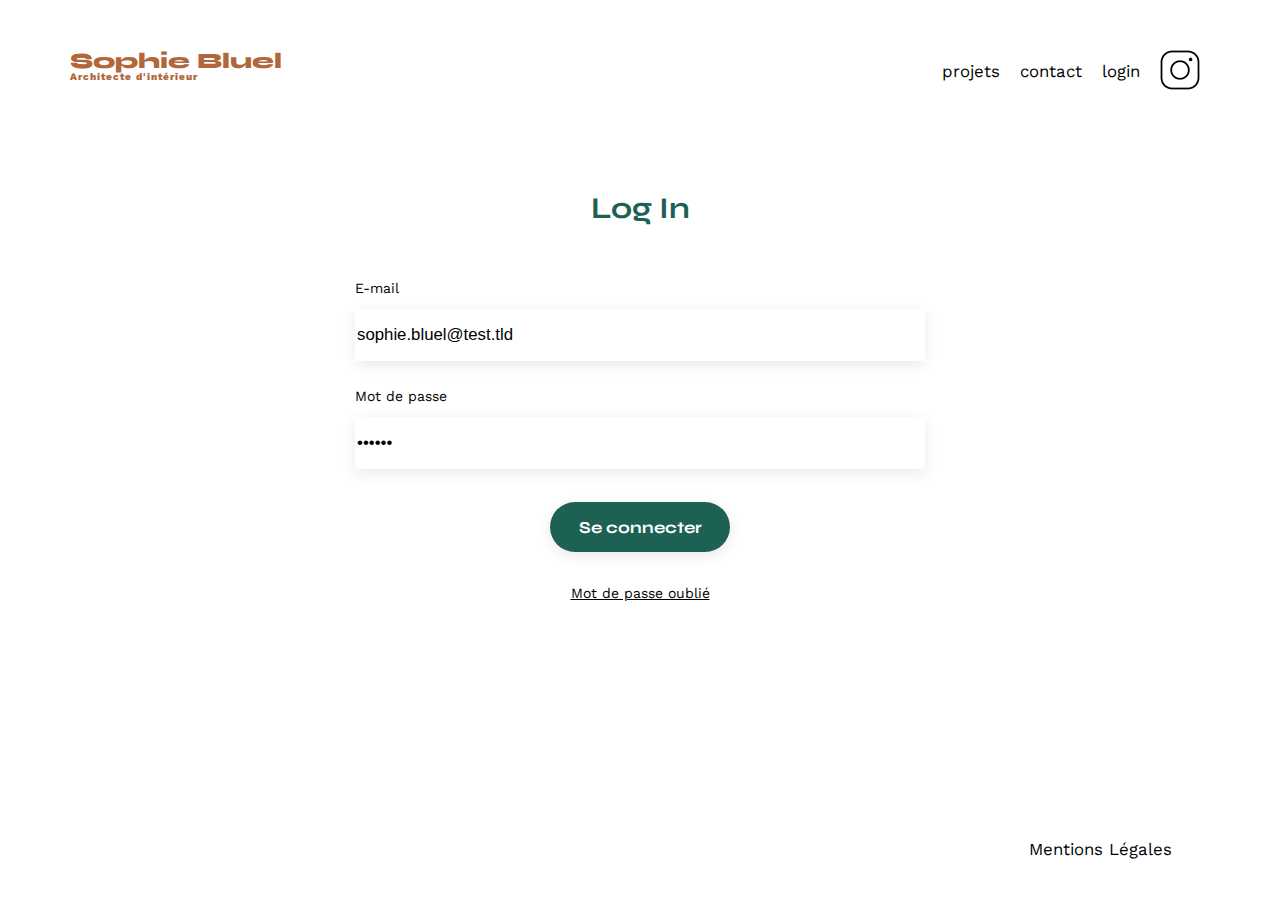
<file: FrontEnd/login.html>
<!DOCTYPE html>
<html lang="fr">
    <head>
        <meta charset="UTF-8" />
        <title>Sophie Bluel - Login</title>
        <meta name="viewport" content="width=device-width, initial-scale=1.0" />
        <link rel="preconnect" href="https://fonts.googleapis.com" />
        <link rel="preconnect" href="https://fonts.gstatic.com" crossorigin />
        <link
            href="https://fonts.googleapis.com/css2?family=Syne:wght@700;800&family=Work+Sans&display=swap"
            rel="stylesheet"
        />
        <meta name="description" content="" />
        <link rel="stylesheet" href="./assets/style.css" />
    </head>
    <body>
        <header>
            <div class="edition" aria-hidden="true">
                <i class="fa-pen-to-square"></i>
                <h3 class="edition-titre">Mode édition</h3>
                <button class="bouton-publier">publier les changements</button>
            </div>
            <div class="header-site">
                <h1>Sophie Bluel <span>Architecte d'intérieur</span></h1>
                <nav>
                    <ul>
                        <a href="/index.html#portfolio"><li>projets</li></a>
                        <a href="/index.html#contact"><li>contact</li></a>
                        <li>login</li>
                        <li>
                            <img
                                src="./assets/icons/instagram.png"
                                alt="Instagram"
                            />
                        </li>
                    </ul>
                </nav>
            </div>
        </header>
        <main>
            <section id="login">
                <h2>Log In</h2>
                <p class="error"></p>
                <form action="#" method="post">
                    <label for="email">E-mail</label>
                    <input
                        type="email"
                        name="email"
                        id="email"
                        value="sophie.bluel@test.tld"
                    />
                    <label for="password">Mot de passe</label>
                    <input
                        type="password"
                        name="password"
                        id="password"
                        value="S0phie"
                    />
                    <input type="submit" value="Se connecter"/>
                </form>
                <p class="oubli">Mot de passe oublié</p>
            </section>
        </main>
        <footer>
            <nav>
                <ul>
                    <li>Mentions Légales</li>
                </ul>
            </nav>
        </footer>
        <script src="assets/script/login.js"></script>
    </body>
</html>
</file>
<file: FrontEnd/assets/style.css>
/* http://meyerweb.com/eric/tools/css/reset/
   v2.0 | 20110126
   License: none (public domain)
*/

* {
    scroll-behavior: smooth;
}

html,
body,
div,
span,
applet,
object,
iframe,
h1,
h2,
h3,
h4,
h5,
h6,
p,
blockquote,
pre,
a,
abbr,
acronym,
address,
big,
cite,
code,
del,
dfn,
em,
img,
ins,
kbd,
q,
s,
samp,
small,
strike,
strong,
sub,
sup,
tt,
var,
b,
u,
i,
center,
dl,
dt,
dd,
ol,
ul,
li,
fieldset,
form,
label,
legend,
table,
caption,
tbody,
tfoot,
thead,
tr,
th,
td,
article,
aside,
canvas,
details,
embed,
figure,
figcaption,
footer,
header,
hgroup,
menu,
nav,
output,
ruby,
section,
summary,
time,
mark,
audio,
video {
    margin: 0;
    padding: 0;
    border: 0;
    font-size: 100%;
    font: inherit;
    vertical-align: baseline;
}
/* HTML5 display-role reset for older browsers */
article,
aside,
details,
figcaption,
figure,
footer,
header,
hgroup,
menu,
nav,
section {
    display: block;
}
body {
    line-height: 1;
}
ol,
ul {
    list-style: none;
}
blockquote,
q {
    quotes: none;
}
blockquote:before,
blockquote:after,
q:before,
q:after {
    content: "";
    content: none;
}
table {
    border-collapse: collapse;
    border-spacing: 0;
}
/** end reset css**/
body {
    max-width: 1140px;
    margin: auto;
    font-family: "Work Sans";
    font-size: 14px;
}

.pointer {
    cursor: pointer;
}

.edition {
    display: none;
    position: fixed;
    background-color: black;
    width: 100vw;
    left: 0;
    top: 0;
    height: 59px;
    align-items: center;
    justify-content: center;
    gap: 21px;
}

.edition > .fa-pen-to-square {
    color: white;
    font-size: 15.7px;
    font-weight: 200;
}

h3 {
    font-size: 16px;
    color: white;
}

.bouton-publier {
    height: 38px;
    width: 216px;
    border-radius: 60px;
}

header {
    display: flex;
    flex-direction: column;
    justify-content: space-between;
}

.header-site {
    display: flex;
    justify-content: space-between;
    margin-top: 50px;
}

.header-site-edition {
    display: flex;
    justify-content: space-between;
    margin-top: 109px;
}

section {
    margin: 50px 0;
}

h1 {
    display: flex;
    flex-direction: column;
    font-family: "Syne";
    font-size: 22px;
    font-weight: 800;
    color: #b1663c;
}

h1 > span {
    font-family: "Work Sans";
    font-size: 10px;
    letter-spacing: 0.1em;
}

h2 {
    font-family: "Syne";
    font-weight: 700;
    font-size: 30px;
    color: #1d6154;
}

nav ul {
    display: flex;
    align-items: center;
    list-style-type: none;
}

nav li {
    padding: 0 10px;
    font-size: 1.2em;
}

li:hover {
    color: #b1663c;
}

#introduction {
    display: flex;
    align-items: center;
}

#introduction figure {
    flex: 1;
}

#introduction img {
    display: block;
    margin: auto;
    width: 80%;
}

#introduction article {
    flex: 1;
}

#introduction h2 {
    margin-bottom: 1em;
}

#introduction p {
    margin-bottom: 0.5em;
}

#portfolio h2 {
    text-align: center;
}

.portfolio-modifier {
    display: flex;
    gap: 31px;
    align-items: center;
    margin-bottom: 1em;
    padding-bottom: 4em;
    justify-content: center;
}

#modifier {
    display: none;
}

.fa-pen-to-square {
    font-size: 15px;
    padding-right: 10px;
}

.modal,
.modal-2 {
    position: fixed;
    display: flex;
    align-items: center;
    justify-content: center;
    top: 0;
    left: 0;
    height: 100%;
    width: 100%;
    background: rgba(0, 0, 0, 0.3);
    animation: ouverture 0.3s both;
}

.modal[aria-hidden="true"],
.modal-2[aria-hidden="true"] {
    animation: fermeture 0.3s both;
}

@keyframes ouverture {
    from {
        opacity: 0;
    }
    to {
        opacity: 1;
    }
}

@keyframes fermeture {
    from {
        opacity: 1;
    }
    to {
        opacity: 0;
    }
}

.mes-projets {
    display: flex;
    flex-direction: column;
    align-items: center;
    background-color: white;
    padding: 30px;
    width: 630px;
    max-width: calc(100vw - 20px);
    max-height: calc(100vh - 20px);
    height: 621px;
    overflow: auto;
    border-radius: 10px;
    margin: auto;
    margin-top: 200px;
}

.close-modal,
.back-modal {
    border: none;
    background-color: white;
    cursor: pointer;
}

.close-modal {
    align-self: end;
}

.nav-modal {
    display: flex;
    justify-content: space-between;
    gap: 530px;
    margin-bottom: 10px;
}

h4 {
    font-size: 26px;
}

.galerie-modifications {
    display: flex;
    /* margin-bottom: 38px; */
    flex-wrap: wrap;
    padding: 46px 105px 47px 105px;
    gap: 6px;
}

.galerie-modifications img {
    width: 78.12px;
    height: 104.08px;
    object-fit: contain;
}

.work-card-modal {
    display: flex;
    flex-direction: column;
    align-items: start;
    position: relative;
}

.work-card-modal i {
    position: absolute;
    top: 6px;
    right: 6px;
    width: 17px;
    height: 17px;
    border-radius: 2px;
    background-color: black;
    color: white;
    display: flex;
    align-items: center;
    justify-content: center;
    font-size: 9px;
}

.work-card-modal button {
    border: none;
    padding: 0;
    background-color: white;
}

.divider-modal {
    height: 1px;
    width: 420px;
    background-color: #b3b3b3;
    margin-bottom: 38px;
}

.bouton-modal {
    display: flex;
    align-items: center;
    justify-content: center;
    width: 237px;
    height: 36px;
    background-color: #1d6154;
    color: white;
    font-weight: 700;
    align-self: center;
    border-radius: 60px;
    margin-bottom: 23px;
    cursor: pointer;
}

.supprimer-galerie {
    border: none;
    color: #d65353;
    font-size: 14px;
    background-color: white;
}

.ajout-photo-modal {
    display: flex;
    flex-direction: column;
    align-items: center;
    background-color: white;
    padding: 30px;
    width: 630px;
    max-width: calc(100vw - 20px);
    max-height: calc(100vh - 20px);
    height: 621px;
    border-radius: 10px;
    margin: auto;
    margin-top: 200px;
}

.ajout-photo {
    display: flex;
    flex-direction: column;
    align-items: center;
    background-color: #e8f1f6;
    width: 420px;
    height: 169px;
    margin-top: 36px;
    margin-bottom: 30px;
}

.photo-apercu {
    flex-direction: column;
    align-items: center;
    background-color: #e8f1f6;
    width: 420px;
    height: 169px;
    margin-top: 36px;
    margin-bottom: 30px;
}

.photo-apercu > img {
    height: 169px;
    width: 129px;
    object-fit: contain;
}

.fa-image {
    color: #b9c5cc;
    font-size: 58px;
    margin-top: 28px;
    margin-bottom: 21px;
}

.bouton-ajouter-photo {
    display: flex;
    justify-content: center;
    align-items: center;
    background-color: #cbd6dc;
    color: #306685;
    font-size: 14px;
    font-weight: 500;
    height: 36px;
    width: 173px;
    border: none;
    border-radius: 50px;
    margin-bottom: 7px;
    cursor: pointer;
}

.texte-modal-photo {
    font-size: 10px;
}

.ajout-photo-modal > form {
    display: flex;
    flex-direction: column;
    justify-content: start;
    width: 420px;
    margin-bottom: 26px;
}

.ajout-photo-modal > form > label {
    font-weight: 500;
    margin-bottom: 10px;
}

#work-title,
#work-category {
    height: 51px;
    border: none;
    box-shadow: 0px 4px 14px 0px #00000017;
    margin-bottom: 21px;
}

.bouton-modal-2 {
    display: flex;
    align-items: center;
    justify-content: center;
    width: 173px;
    height: 36px;
    background-color: #a7a7a7;
    color: white;
    font-weight: 700;
    align-self: center;
    border-radius: 50px;
    margin-bottom: 7px;
    cursor: pointer;
}

/*  */

.filters {
    display: flex;
    justify-content: center;
    gap: 10px;
    padding-bottom: 4em;
}

.filters > li {
    font-family: "Syne";
    font-weight: 700;
    font-size: 16px;
    color: #1d6154;
    border: 1px solid #1d6154;
    border-radius: 60px;
    padding: 0.6em;
    min-width: 100px;
    text-align: center;
}

.filters .selected_filter {
    background-color: #1d6154;
    color: white;
}

.click_categorie:hover {
    cursor: pointer;
}

.gallery {
    width: 100%;
    display: grid;
    grid-template-columns: 1fr 1fr 1fr;
    grid-column-gap: 20px;
    grid-row-gap: 20px;
}

.gallery img {
    width: 100%;
}
#contact {
    width: 50%;
    margin: auto;
}
#contact > * {
    text-align: center;
}
#contact h2 {
    margin-bottom: 20px;
}
#contact form {
    text-align: left;
    margin-top: 30px;
    display: flex;
    flex-direction: column;
}

#contact input {
    height: 50px;
    font-size: 1.2em;
    border: none;
    box-shadow: 0px 4px 14px rgba(0, 0, 0, 0.09);
}
#contact label {
    margin: 2em 0 1em 0;
}
#contact textarea {
    border: none;
    box-shadow: 0px 4px 14px rgba(0, 0, 0, 0.09);
}

input[type="submit"] {
    font-family: "Syne";
    font-weight: 700;
    color: white;
    background-color: #1d6154;
    margin: 2em auto;
    width: 180px;
    text-align: center;
    border-radius: 60px;
}

input[type="submit"][disabled] {
    background-color:#a7a7a7;
    cursor: default;
}

footer nav ul {
    display: flex;
    justify-content: flex-end;
    margin: 2em;
}

/* Pour la page Login */

a {
    text-decoration: none;
    color: black;
}

#login {
    padding-top: 100px;
    width: 50%;
    min-height: 620px;
    margin: auto;
}

#login > * {
    text-align: center;
}

#login h2 {
    margin-bottom: 20px;
}

#login form {
    text-align: left;
    margin-top: 30px;
    display: flex;
    flex-direction: column;
}

#login input {
    height: 50px;
    font-size: 1.2em;
    border: none;
    box-shadow: 0px 4px 14px rgba(0, 0, 0, 0.09);
    cursor: pointer;
}

#login label {
    margin: 2em 0 1em 0;
}

.oubli {
    text-decoration: underline;
}

.error {
    display: none;
    background-color: rgba(177, 102, 60, 0.2);
    padding: 5px;
    border-radius: 10px;
}

.message-ajout-photo {
    display: none;
    background-color: #e8f1f6;
    padding: 10px;
    margin-top: 20px;
    border-radius: 10px;
}
</file>
